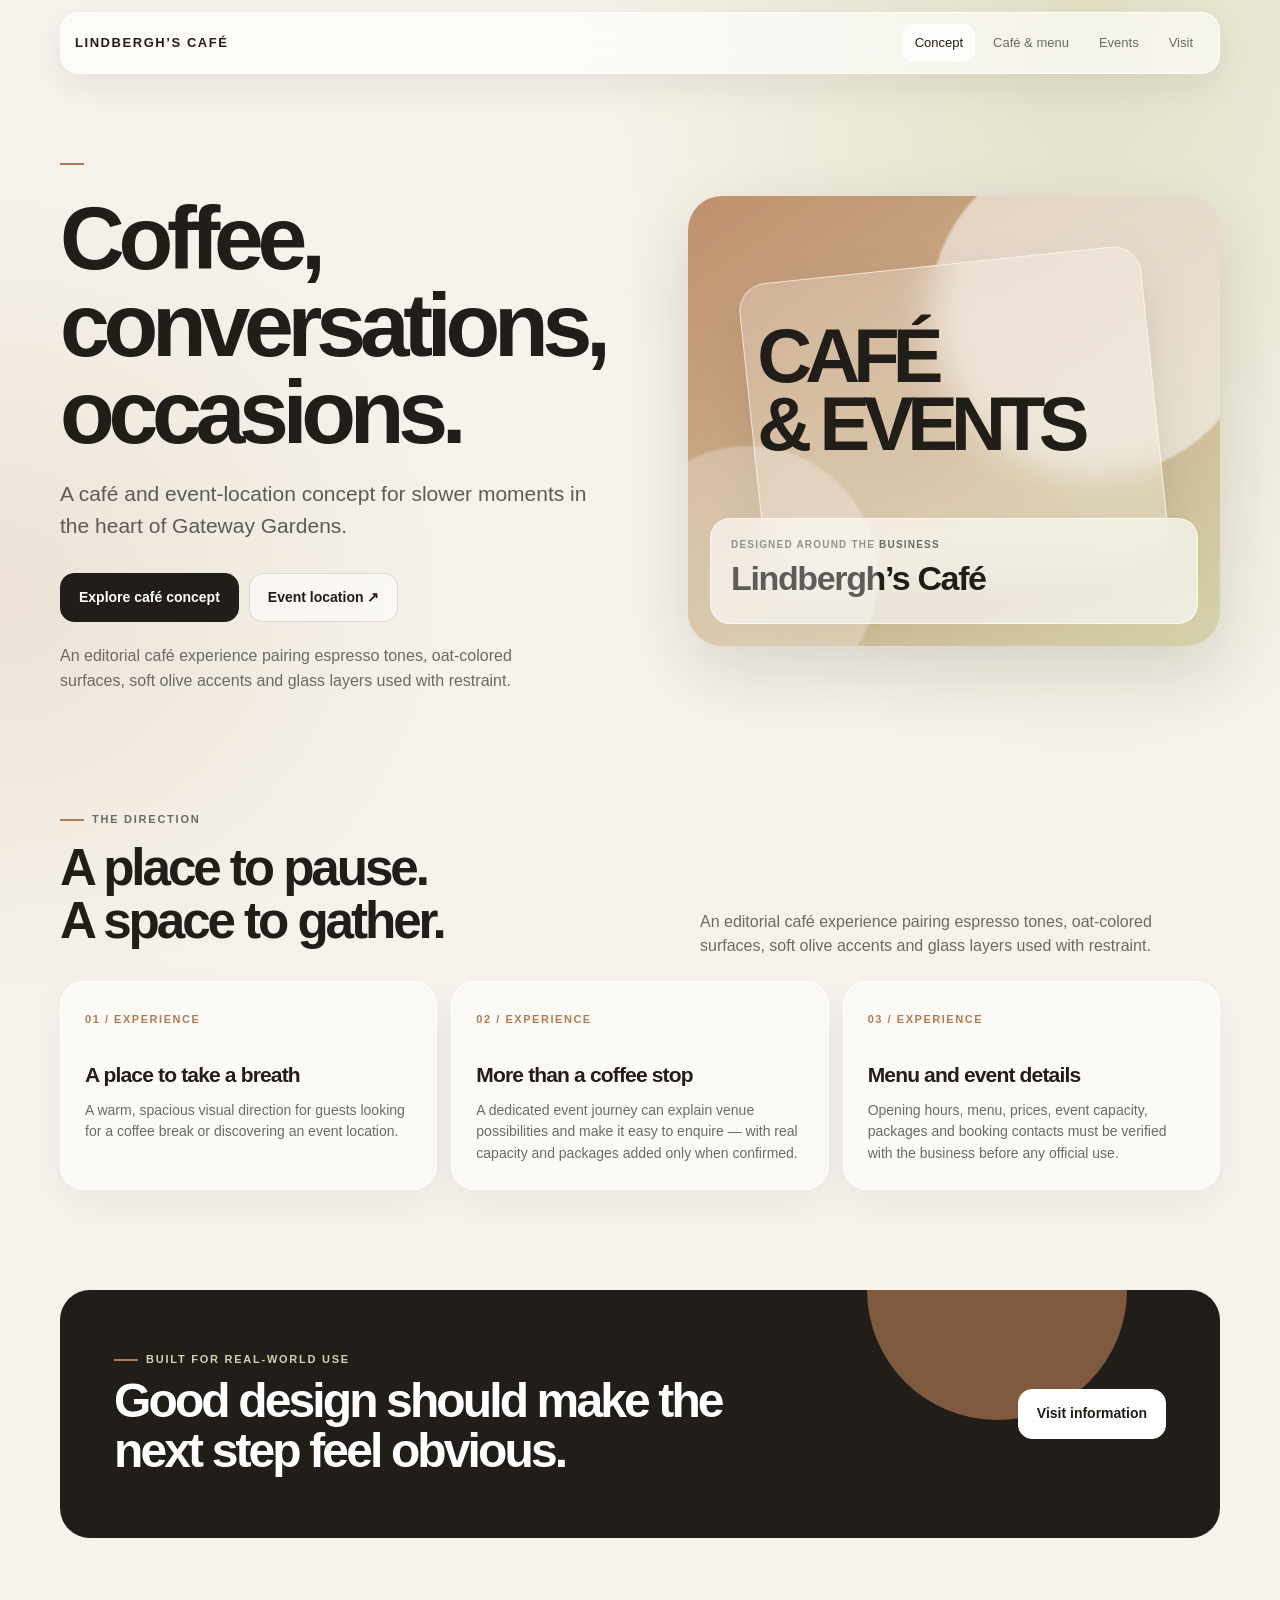
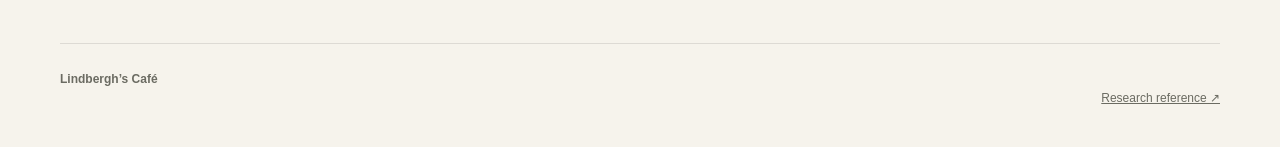
<file: index.html>
<!doctype html><html lang="en"><head><meta charset="utf-8"><meta name="viewport" content="width=device-width, initial-scale=1"><meta name="description" content="A café and event-location concept for slower moments in the heart of Gateway Gardens."><meta name="theme-color" content="#b37b52"><title>Lindbergh’s Café · Lindbergh’s Café | </title><link rel="stylesheet" href="assets/styles.css"></head><body><header class="bar"><a class="brand" href="index.html">Lindbergh’s Café</a><nav class="nav" aria-label="Main navigation"><a href="index.html" aria-current="page">Concept</a><a href="cafe.html" >Café &amp; menu</a><a href="events.html" >Events</a><a href="visit.html" >Visit</a></nav></header><main><section class="hero wrap"><div><span class="eyebrow"></span><h1>Coffee, conversations, occasions.</h1><p class="lead">A café and event-location concept for slower moments in the heart of Gateway Gardens.</p><div class="actions"><a class="btn" href="cafe.html">Explore café concept</a><a class="btn alt" href="events.html">Event location ↗</a></div><p class="section-intro" style="margin-top:22px">An editorial café experience pairing espresso tones, oat-colored surfaces, soft olive accents and glass layers used with restraint.</p></div><div class="visual" aria-label="Abstract concept artwork"><div class="orbit"></div><div class="orbit two"></div><div class="visual-word">CAFÉ<br>& EVENTS</div><div class="orb"></div><div class="stamp"><small>Designed around the business</small><strong>Lindbergh’s Café</strong></div></div></section><section class="section wrap"><div class="section-head"><div><span class="eyebrow">The direction</span><h2>A place to pause.<br>A space to gather.</h2></div><p class="section-intro">An editorial café experience pairing espresso tones, oat-colored surfaces, soft olive accents and glass layers used with restraint.</p></div><div class="cards"><article class="card"><span class="num">01 / EXPERIENCE</span><h3>A place to take a breath</h3><p>A warm, spacious visual direction for guests looking for a coffee break or discovering an event location.</p></article><article class="card"><span class="num">02 / EXPERIENCE</span><h3>More than a coffee stop</h3><p>A dedicated event journey can explain venue possibilities and make it easy to enquire — with real capacity and packages added only when confirmed.</p></article><article class="card"><span class="num">03 / EXPERIENCE</span><h3>Menu and event details</h3><p>Opening hours, menu, prices, event capacity, packages and booking contacts must be verified with the business before any official use.</p></article></div></section><section class="wrap section"><div class="banner"><div><span class="eyebrow" style="color:var(--secondary)">Built for real-world use</span><h2>Good design should make the next step feel obvious.</h2></div><div><a class="btn" href="visit.html">Visit information</a></div></div></section></main><footer class="wrap footer"><div><strong>Lindbergh’s Café</strong><br></div><div><br><a href="https://www.gateway-gardens.de/de/leben/" target="_blank" rel="noreferrer">Research reference ↗</a></div></footer></body></html>
</file>
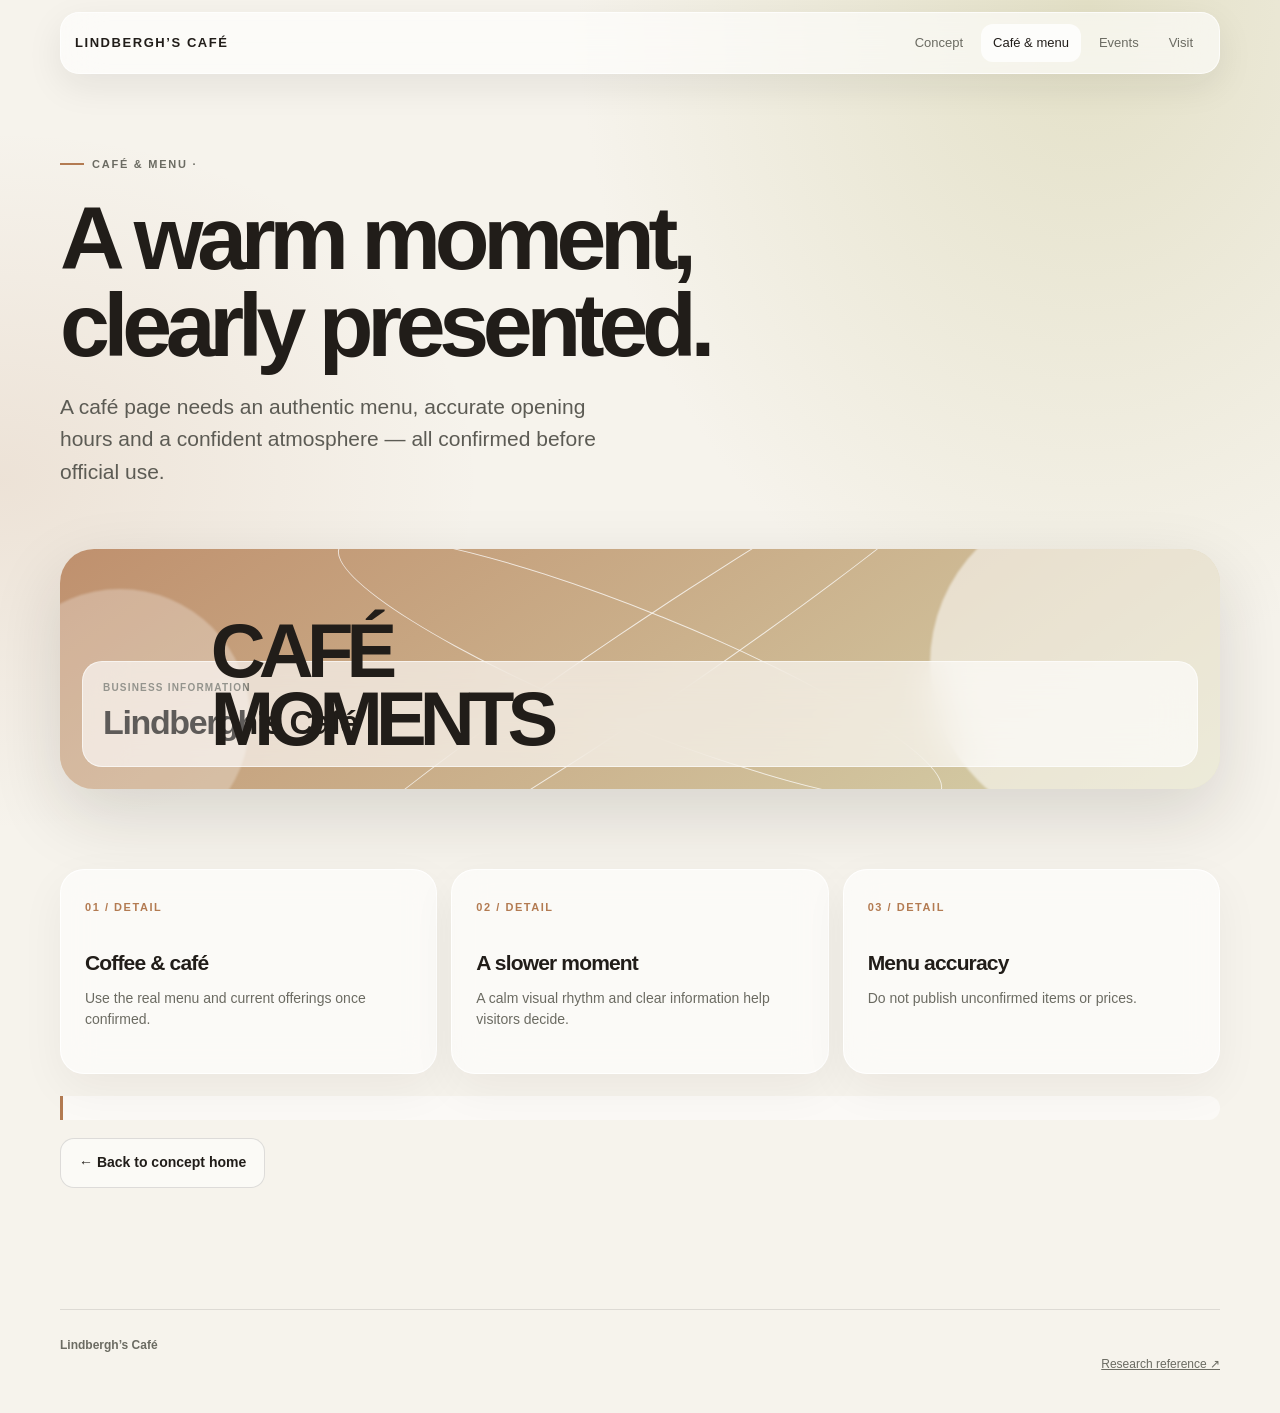
<file: cafe.html>
<!doctype html><html lang="en"><head><meta charset="utf-8"><meta name="viewport" content="width=device-width, initial-scale=1"><meta name="description" content="Lindbergh’s Café — independent PRDXQ website concept."><meta name="theme-color" content="#b37b52"><title>Café &amp; menu · Lindbergh’s Café | </title><link rel="stylesheet" href="assets/styles.css"></head><body><header class="bar"><a class="brand" href="index.html">Lindbergh’s Café</a><nav class="nav" aria-label="Main navigation"><a href="index.html" >Concept</a><a href="cafe.html" aria-current="page">Café &amp; menu</a><a href="events.html" >Events</a><a href="visit.html" >Visit</a></nav></header><main class="wrap"><section class="hero" style="grid-template-columns:1fr;min-height:unset;padding-bottom:30px"><div><span class="eyebrow">Café & menu · </span><h1>A warm moment, clearly presented.</h1><p class="lead">A café page needs an authentic menu, accurate opening hours and a confident atmosphere — all confirmed before official use.</p></div><div class="visual" style="min-height:240px"><div class="orbit"></div><div class="orbit two"></div><div class="visual-word">CAFÉ<br>MOMENTS</div><div class="stamp"><small>Business information</small><strong>Lindbergh’s Café</strong></div></div></section><section class="section"><div class="cards"><article class="card"><span class="num">01 / DETAIL</span><h3>Coffee &amp; café</h3><p>Use the real menu and current offerings once confirmed.</p></article><article class="card"><span class="num">02 / DETAIL</span><h3>A slower moment</h3><p>A calm visual rhythm and clear information help visitors decide.</p></article><article class="card"><span class="num">03 / DETAIL</span><h3>Menu accuracy</h3><p>Do not publish unconfirmed items or prices.</p></article></div><div class="notice" style="margin-top:22px"></div><p style="margin-top:18px"><a class="btn alt" href="index.html">← Back to concept home</a></p></section></main><footer class="wrap footer"><div><strong>Lindbergh’s Café</strong><br></div><div><br><a href="https://www.gateway-gardens.de/de/leben/" target="_blank" rel="noreferrer">Research reference ↗</a></div></footer></body></html>
</file>
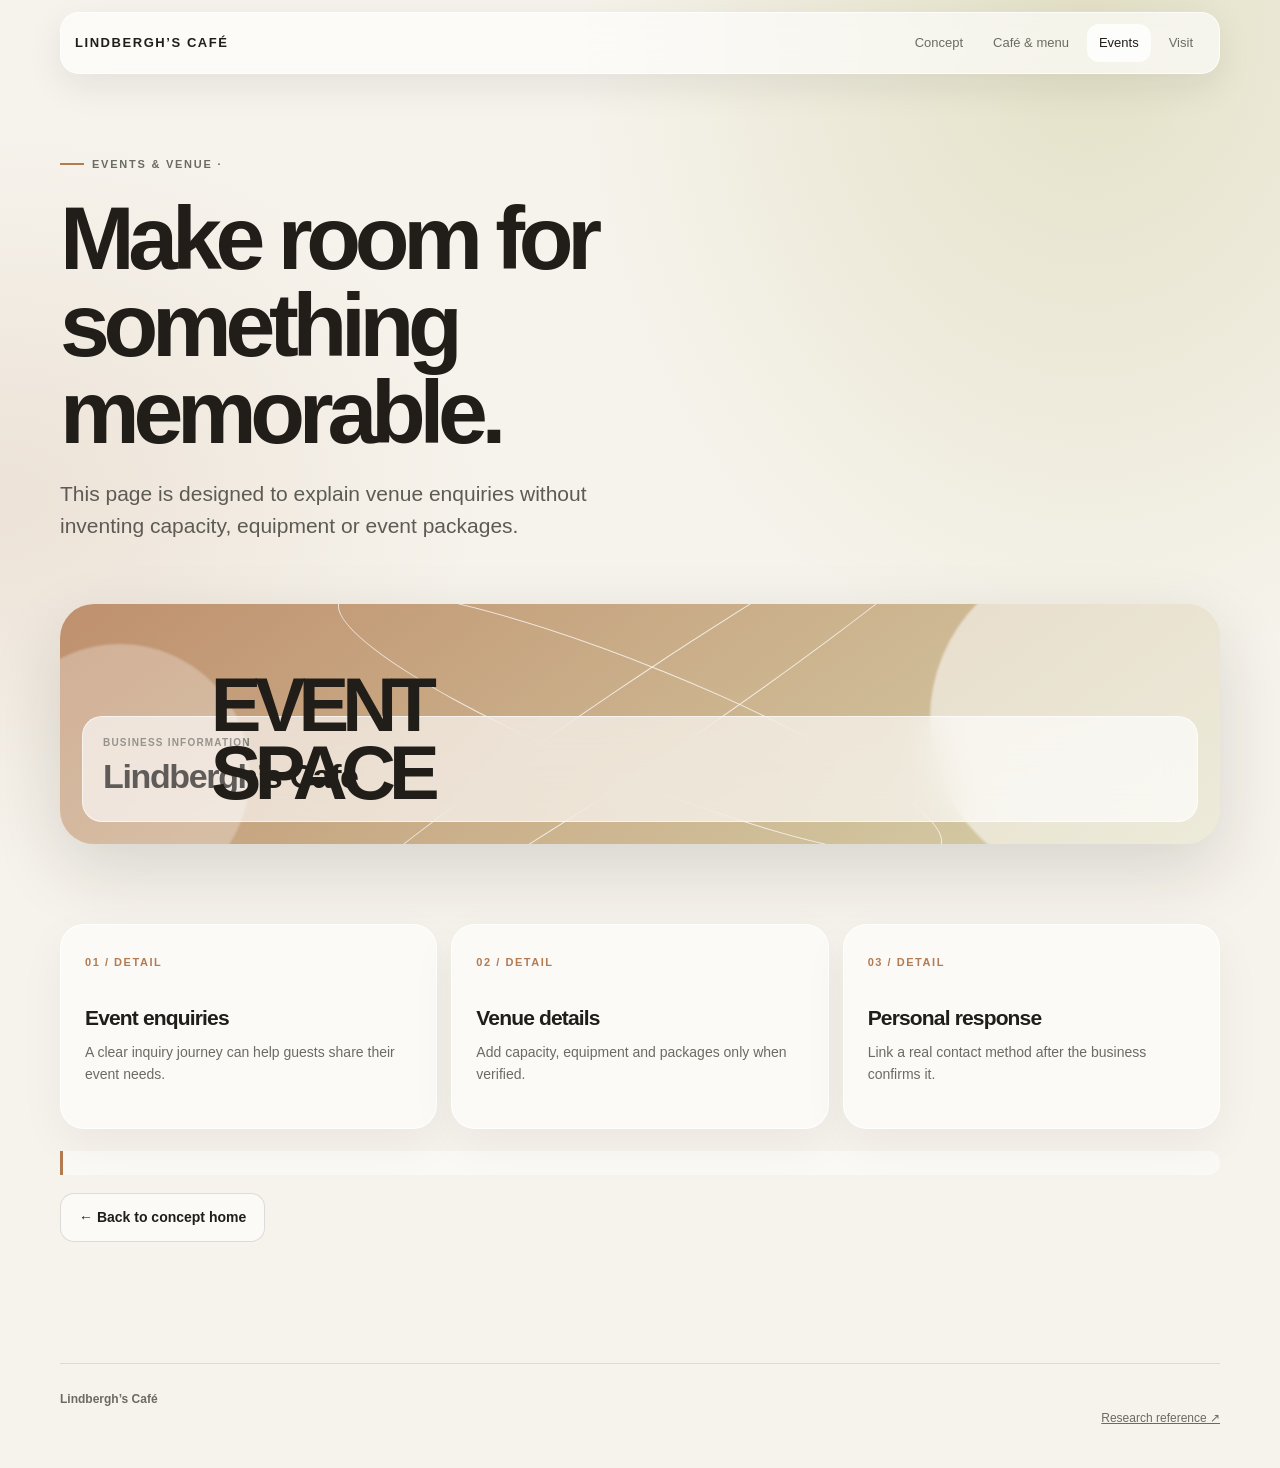
<file: events.html>
<!doctype html><html lang="en"><head><meta charset="utf-8"><meta name="viewport" content="width=device-width, initial-scale=1"><meta name="description" content="Lindbergh’s Café — independent PRDXQ website concept."><meta name="theme-color" content="#b37b52"><title>Events &amp; venue · Lindbergh’s Café | </title><link rel="stylesheet" href="assets/styles.css"></head><body><header class="bar"><a class="brand" href="index.html">Lindbergh’s Café</a><nav class="nav" aria-label="Main navigation"><a href="index.html" >Concept</a><a href="cafe.html" >Café &amp; menu</a><a href="events.html" aria-current="page">Events</a><a href="visit.html" >Visit</a></nav></header><main class="wrap"><section class="hero" style="grid-template-columns:1fr;min-height:unset;padding-bottom:30px"><div><span class="eyebrow">Events & venue · </span><h1>Make room for something memorable.</h1><p class="lead">This page is designed to explain venue enquiries without inventing capacity, equipment or event packages.</p></div><div class="visual" style="min-height:240px"><div class="orbit"></div><div class="orbit two"></div><div class="visual-word">EVENT<br>SPACE</div><div class="stamp"><small>Business information</small><strong>Lindbergh’s Café</strong></div></div></section><section class="section"><div class="cards"><article class="card"><span class="num">01 / DETAIL</span><h3>Event enquiries</h3><p>A clear inquiry journey can help guests share their event needs.</p></article><article class="card"><span class="num">02 / DETAIL</span><h3>Venue details</h3><p>Add capacity, equipment and packages only when verified.</p></article><article class="card"><span class="num">03 / DETAIL</span><h3>Personal response</h3><p>Link a real contact method after the business confirms it.</p></article></div><div class="notice" style="margin-top:22px"></div><p style="margin-top:18px"><a class="btn alt" href="index.html">← Back to concept home</a></p></section></main><footer class="wrap footer"><div><strong>Lindbergh’s Café</strong><br></div><div><br><a href="https://www.gateway-gardens.de/de/leben/" target="_blank" rel="noreferrer">Research reference ↗</a></div></footer></body></html>
</file>
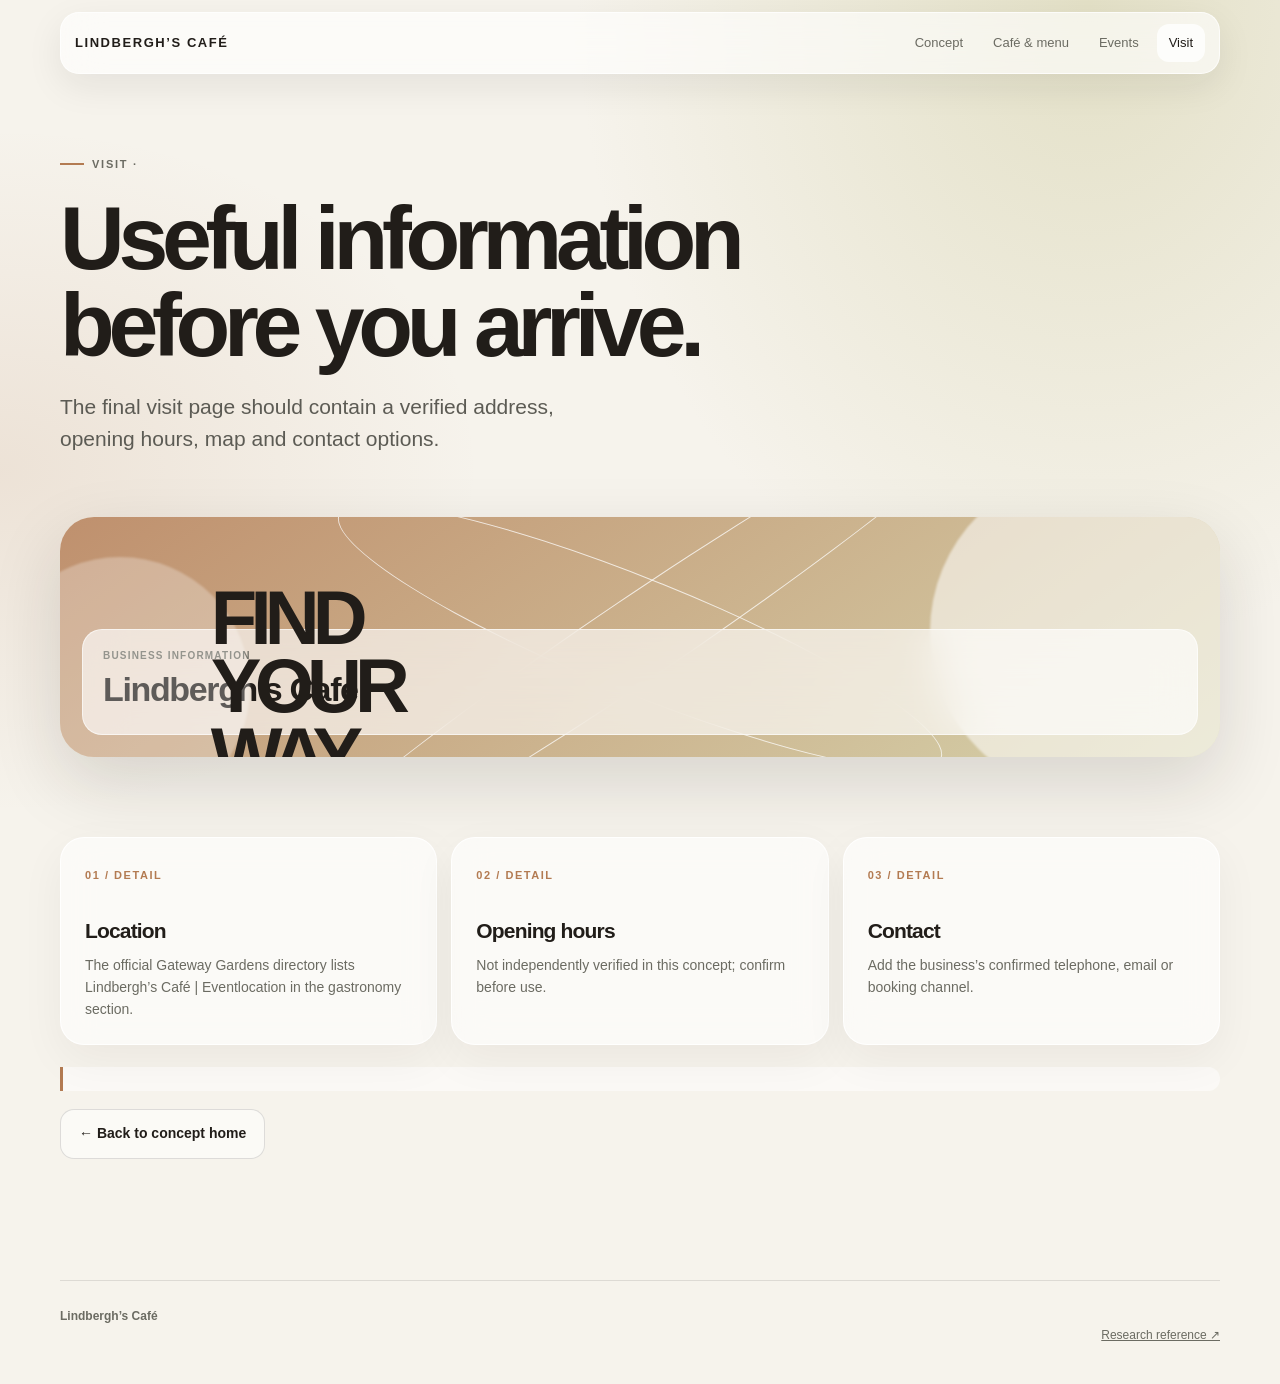
<file: visit.html>
<!doctype html><html lang="en"><head><meta charset="utf-8"><meta name="viewport" content="width=device-width, initial-scale=1"><meta name="description" content="Lindbergh’s Café — independent PRDXQ website concept."><meta name="theme-color" content="#b37b52"><title>Visit · Lindbergh’s Café | </title><link rel="stylesheet" href="assets/styles.css"></head><body><header class="bar"><a class="brand" href="index.html">Lindbergh’s Café</a><nav class="nav" aria-label="Main navigation"><a href="index.html" >Concept</a><a href="cafe.html" >Café &amp; menu</a><a href="events.html" >Events</a><a href="visit.html" aria-current="page">Visit</a></nav></header><main class="wrap"><section class="hero" style="grid-template-columns:1fr;min-height:unset;padding-bottom:30px"><div><span class="eyebrow">Visit · </span><h1>Useful information before you arrive.</h1><p class="lead">The final visit page should contain a verified address, opening hours, map and contact options.</p></div><div class="visual" style="min-height:240px"><div class="orbit"></div><div class="orbit two"></div><div class="visual-word">FIND<br>YOUR<br>WAY</div><div class="stamp"><small>Business information</small><strong>Lindbergh’s Café</strong></div></div></section><section class="section"><div class="cards"><article class="card"><span class="num">01 / DETAIL</span><h3>Location</h3><p>The official Gateway Gardens directory lists Lindbergh’s Café | Eventlocation in the gastronomy section.</p></article><article class="card"><span class="num">02 / DETAIL</span><h3>Opening hours</h3><p>Not independently verified in this concept; confirm before use.</p></article><article class="card"><span class="num">03 / DETAIL</span><h3>Contact</h3><p>Add the business’s confirmed telephone, email or booking channel.</p></article></div><div class="notice" style="margin-top:22px"></div><p style="margin-top:18px"><a class="btn alt" href="index.html">← Back to concept home</a></p></section></main><footer class="wrap footer"><div><strong>Lindbergh’s Café</strong><br></div><div><br><a href="https://www.gateway-gardens.de/de/leben/" target="_blank" rel="noreferrer">Research reference ↗</a></div></footer></body></html>
</file>
<file: assets/styles.css>
:root{--accent:#b37b52;--secondary:#d5d2ab;--ink:#211d19;--paper:#f6f3ec;--muted:#6b6b62;--glass:rgba(255,255,255,.58);--line:rgba(255,255,255,.72)}*{box-sizing:border-box}html{scroll-behavior:smooth}body{margin:0;background:radial-gradient(ellipse at 85% 0%,color-mix(in srgb,var(--secondary) 58%,transparent),transparent 32rem),radial-gradient(ellipse at 0% 34%,color-mix(in srgb,var(--accent) 14%,transparent),transparent 30rem),var(--paper);color:var(--ink);font-family:Inter,-apple-system,BlinkMacSystemFont,"Segoe UI",sans-serif;line-height:1.55}a{color:inherit}.wrap{width:min(1160px,calc(100% - 40px));margin:auto}.bar{position:sticky;top:10px;z-index:5;width:min(1160px,calc(100% - 24px));margin:12px auto 0;padding:11px 14px;display:flex;align-items:center;justify-content:space-between;gap:16px;border:1px solid var(--line);border-radius:19px;background:rgba(255,255,255,.62);backdrop-filter:blur(20px);box-shadow:0 12px 36px rgba(28,24,20,.08)}.brand{text-decoration:none;font-size:13px;font-weight:850;letter-spacing:.12em;text-transform:uppercase;white-space:nowrap}.nav{display:flex;gap:6px;flex-wrap:wrap;justify-content:flex-end}.nav a{text-decoration:none;padding:9px 12px;border-radius:12px;font-size:13px;color:var(--muted)}.nav a:hover,.nav a[aria-current=page]{background:rgba(255,255,255,.78);color:var(--ink)}.hero{min-height:610px;display:grid;grid-template-columns:1.05fr .95fr;align-items:center;gap:40px;padding:74px 0 60px}.eyebrow{display:inline-flex;align-items:center;gap:8px;font-size:11px;letter-spacing:.16em;text-transform:uppercase;font-weight:800;color:var(--muted)}.eyebrow:before{content:"";width:24px;height:2px;background:var(--accent)}h1{font-size:clamp(46px,7vw,90px);line-height:.97;letter-spacing:-.07em;max-width:760px;margin:22px 0}.lead{max-width:550px;font-size:clamp(17px,2vw,21px);color:#5c5b54}.actions{display:flex;gap:10px;flex-wrap:wrap;margin-top:30px}.btn{display:inline-flex;align-items:center;justify-content:center;padding:13px 18px;border-radius:14px;text-decoration:none;font-weight:750;font-size:14px;background:var(--ink);color:#fff;border:1px solid var(--ink);transition:transform .2s,box-shadow .2s}.btn:hover{transform:translateY(-2px);box-shadow:0 10px 22px rgba(0,0,0,.12)}.btn.alt{color:var(--ink);background:rgba(255,255,255,.55);border-color:rgba(0,0,0,.12)}.visual{min-height:450px;position:relative;border-radius:34px;overflow:hidden;background:linear-gradient(145deg,color-mix(in srgb,var(--accent) 84%,white),var(--secondary));box-shadow:0 26px 70px rgba(34,27,20,.14)}.visual:before,.visual:after{content:"";position:absolute;border-radius:50%;filter:blur(1px)}.visual:before{width:330px;height:330px;right:-40px;top:-50px;background:rgba(255,255,255,.55)}.visual:after{width:260px;height:260px;left:-70px;bottom:-60px;background:rgba(255,255,255,.28)}.visual .orb{position:absolute;inset:15% 12%;border:1px solid rgba(255,255,255,.62);border-radius:28px;background:rgba(255,255,255,.24);backdrop-filter:blur(18px);transform:rotate(-6deg);box-shadow:0 24px 55px rgba(0,0,0,.1)}.visual .stamp{position:absolute;bottom:22px;left:22px;right:22px;border:1px solid rgba(255,255,255,.6);background:rgba(255,255,255,.64);backdrop-filter:blur(20px);border-radius:20px;padding:18px 20px}.stamp small{display:block;letter-spacing:.12em;text-transform:uppercase;color:var(--muted);font-size:10px;font-weight:800}.stamp strong{font-size:clamp(22px,3vw,34px);letter-spacing:-.04em}.orbit{position:absolute;inset:26% 22%;border:1px solid rgba(255,255,255,.75);border-radius:50%;transform:rotate(22deg)}.orbit.two{inset:33% 12%;transform:rotate(-34deg)}.visual-word{position:absolute;z-index:1;top:28%;left:13%;right:10%;font-size:clamp(40px,6vw,76px);line-height:.9;letter-spacing:-.09em;font-weight:900}.section{padding:50px 0}.section-head{display:flex;align-items:end;justify-content:space-between;gap:24px;margin-bottom:22px}.section h2{font-size:clamp(30px,4vw,52px);letter-spacing:-.06em;line-height:1.04;margin:12px 0}.section-intro{max-width:520px;color:var(--muted);margin:0}.cards{display:grid;grid-template-columns:repeat(3,1fr);gap:14px}.card{border:1px solid rgba(255,255,255,.86);border-radius:24px;padding:24px;background:var(--glass);backdrop-filter:blur(18px);box-shadow:0 15px 45px rgba(32,25,18,.05);min-height:205px}.num{font-size:11px;letter-spacing:.14em;font-weight:850;color:var(--accent)}.card h3{font-size:21px;letter-spacing:-.04em;margin:28px 0 8px}.card p{color:var(--muted);font-size:14px;margin:0}.banner{border-radius:30px;padding:clamp(25px,5vw,54px);background:var(--ink);color:#fff;display:flex;align-items:center;justify-content:space-between;gap:28px;overflow:hidden;position:relative}.banner:after{content:"";position:absolute;width:260px;height:260px;border-radius:50%;right:8%;top:-130px;background:var(--accent);opacity:.65}.banner>div{position:relative;z-index:1}.banner h2{font-size:clamp(28px,4vw,48px);margin:8px 0;max-width:650px}.banner p{color:rgba(255,255,255,.68);max-width:580px}.banner .btn{background:#fff;color:var(--ink);border-color:#fff}.notice{border-left:3px solid var(--accent);padding:12px 16px;background:rgba(255,255,255,.55);border-radius:0 14px 14px 0;font-size:12px;color:#58574f}.footer{margin-top:55px;padding:26px 0 40px;border-top:1px solid rgba(0,0,0,.1);display:flex;justify-content:space-between;gap:24px;flex-wrap:wrap;color:var(--muted);font-size:12px}.footer a{color:inherit}@media(max-width:760px){.wrap{width:min(100% - 28px,580px)}.bar{align-items:flex-start;flex-direction:column;gap:8px;border-radius:17px;top:6px}.nav{justify-content:flex-start;width:100%}.nav a{padding:8px 9px;font-size:12px}.hero{grid-template-columns:1fr;gap:24px;padding:54px 0 28px;min-height:unset}.visual{min-height:330px}.cards{grid-template-columns:1fr}.section{padding:35px 0}.section-head{display:block}.section-intro{margin-top:14px}.banner{align-items:flex-start;flex-direction:column}.footer{display:block}.footer>*{margin-bottom:8px}}@media(prefers-reduced-motion:reduce){html{scroll-behavior:auto}*,*:before,*:after{transition:none!important;animation:none!important}}
</file>
